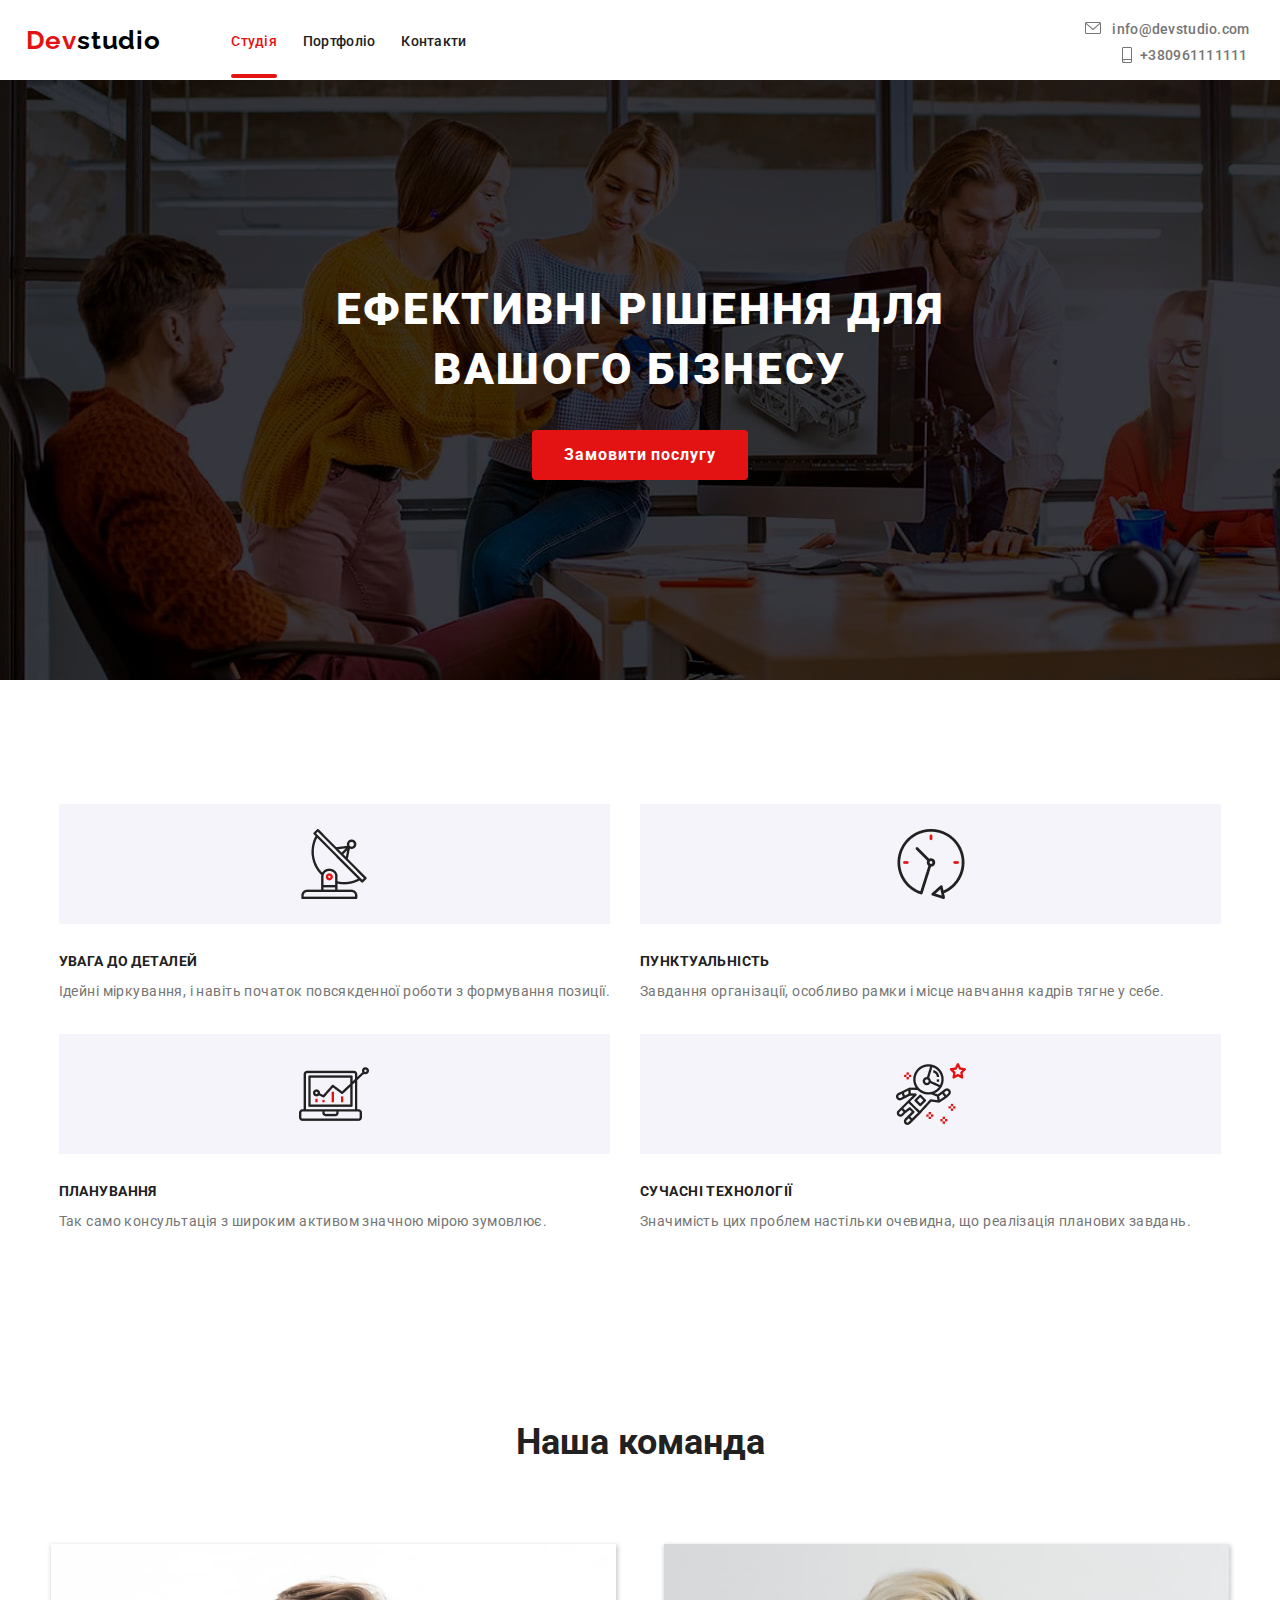
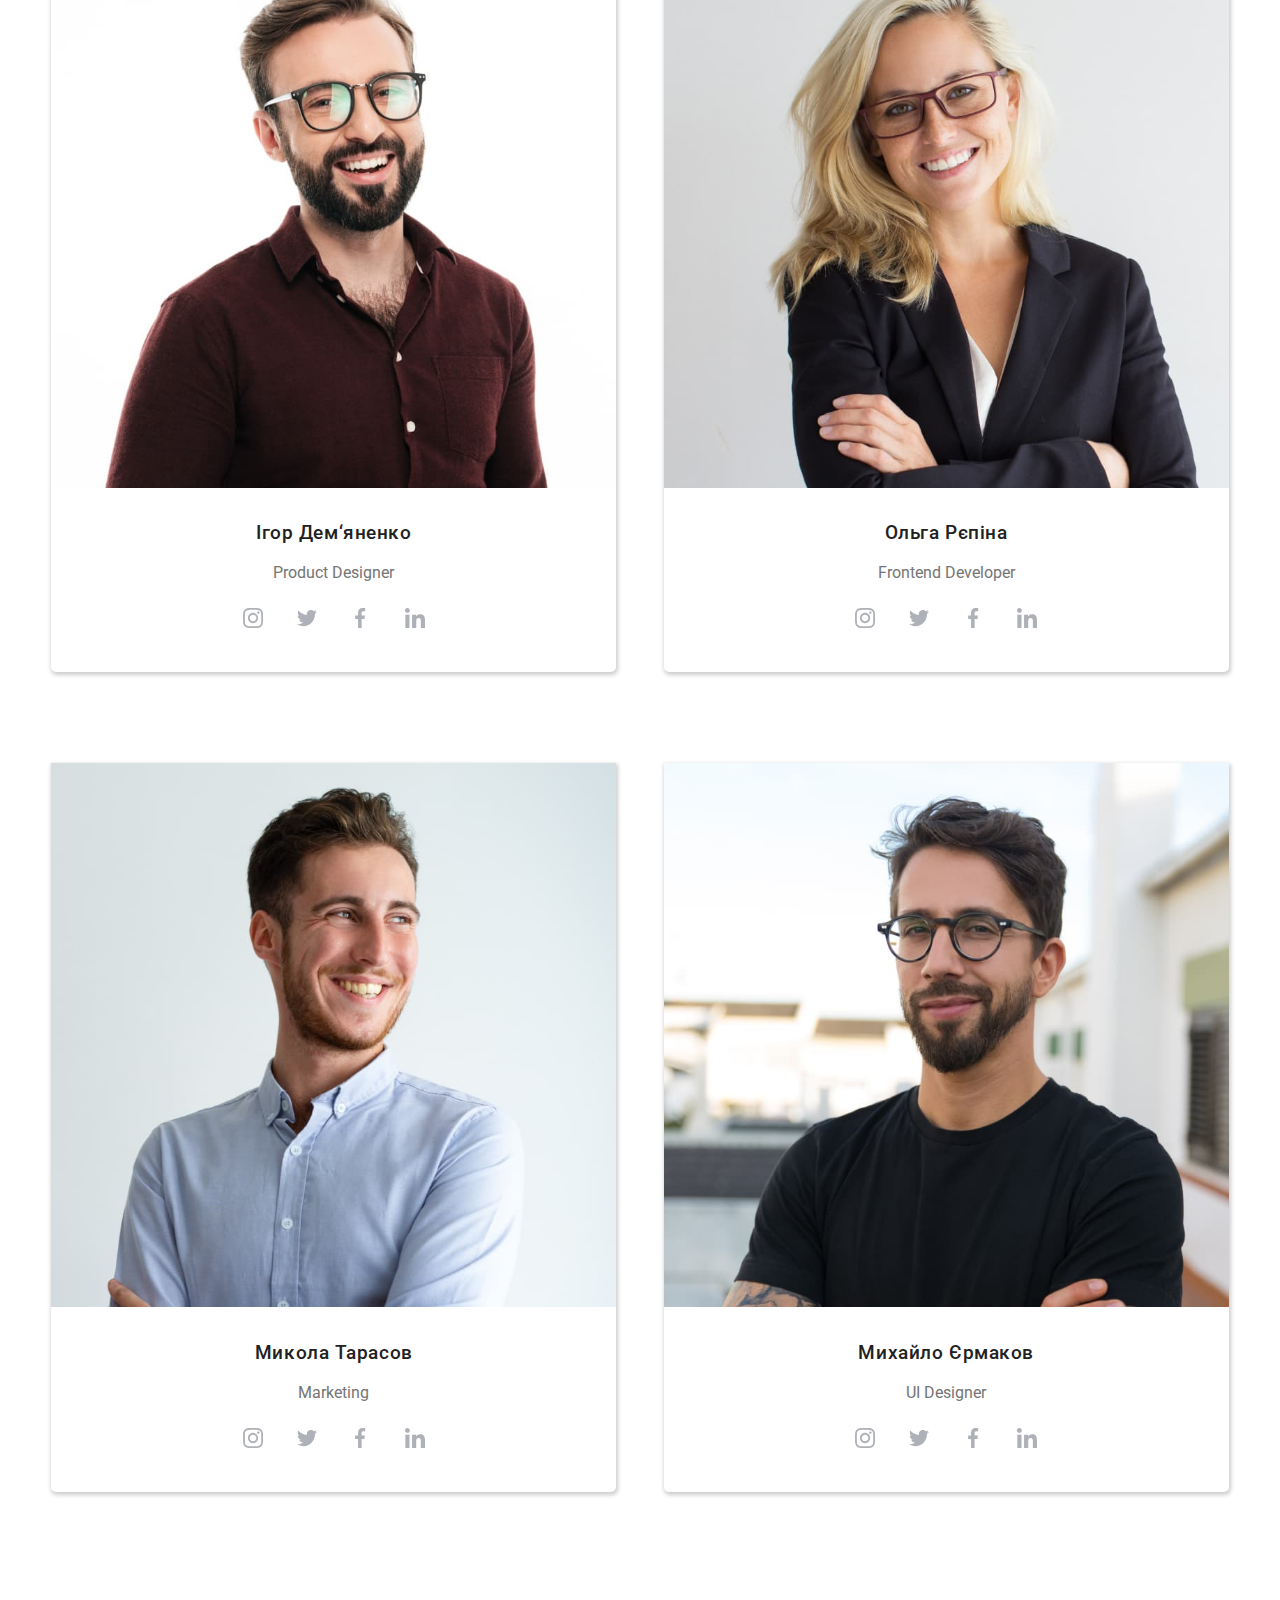
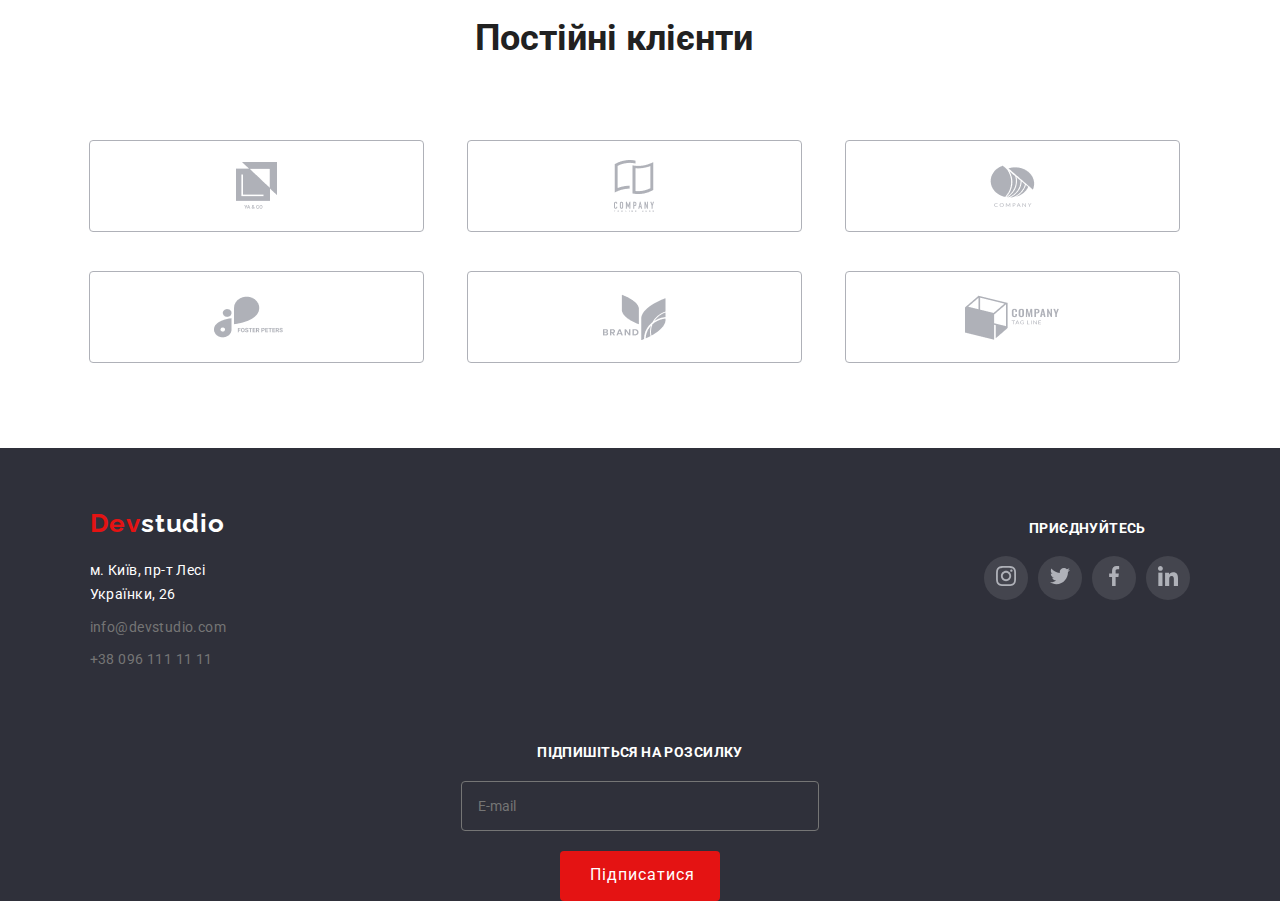
<file: index.html>
<!DOCTYPE html>
<html lang="uk">

<head>
  <meta charset="UTF-8" />
  <meta http-equiv="X-UA-Compatible" content="IE=edge" />
  <meta name="viewport" content="width=device-width, initial-scale=1.0" />
  <link rel="stylesheet"
    href="https://cdnjs.cloudflare.com/ajax/libs/modern-normalize/1.0.0/modern-normalize.min.css" />
  <link rel="stylesheet" href="css/style.css" />
  <link rel="preconnect" href="https://fonts.googleapis.com" />
  <link rel="preconnect" href="https://fonts.gstatic.com" crossorigin />
  <link
    href="https://fonts.googleapis.com/css2?family=DM+Sans:ital,opsz,wght@0,9..40,100..1000;1,9..40,100..1000&family=Raleway:ital,wght@0,100..900;1,100..900&display=swap"
    rel="stylesheet" />
  <link rel="preconnect" href="https://fonts.googleapis.com" />
  <link rel="preconnect" href="https://fonts.gstatic.com" crossorigin />
  <link
    href="https://fonts.googleapis.com/css2?family=DM+Sans:ital,opsz,wght@0,9..40,100..1000;1,9..40,100..1000&family=Raleway:ital,wght@0,100..900;1,100..900&family=Roboto:ital,wght@0,100;0,300;0,400;0,500;0,700;0,900;1,100;1,300;1,400;1,500;1,700;1,900&display=swap"
    rel="stylesheet" />
  <title>Студія</title>
</head>

<body>
  <svg aria-hidden="true" style="position:absolute;width:0;height:0" width="19" height="19" viewBox="0 0 19 19" fill="none" xmlns="http://www.w3.org/2000/svg" overflow="hidden">
    <defs>
      <symbol id="closeMenu">
        <path d="M18.6667 1.88L16.7867 0L9.33333 7.45334L1.88 0L0 1.88L7.45334 9.33333L0 16.7867L1.88 18.6667L9.33333 11.2133L16.7867 18.6667L18.6667 16.7867L11.2133 9.33333L18.6667 1.88Z"/>
      </symbol>
    </defs> 
  </svg>


  <header class="header">
    <div class="header-logo-cont">
      <a class="logo" href="index.html"><span class="logo-first">Dev</span>studio</a>
    </div>

    <div class="nav-wrap">
      <nav class="nav-cont">
        <ul class="nav-list">
          <li class="nav-item">
            <a class="nav-link active" href="/index.html">Студія</a>
            <div class="nav-item-divider active"></div>
          </li>
          <li class="nav-item">
            <a class="nav-link" href="/portfolio.html">Портфоліо</a>
            <div class="nav-item-divider"></div>
          </li>
          <li class="nav-item">
            <a class="nav-link" href="#">Контакти</a>
            <div class="nav-item-divider"></div>
          </li>
        </ul>
      </nav>
    </div>
    

    <div class="contacts-wrap">
      <ul class="contacts-list">
        <li class="contacts-item">
          <a class="contacts-link link-item" href="mailto:info@devstudio.com">
            <div class="contacts-link-bg">
              <img src="/images/envelope.svg" alt="email" class="contacts-link-bg-img" />
            </div>
            <div class="contacts-link-bg-hover">
              <img src="/images/envelope-red.svg" alt="email" class="contacts-link-bg-img-red">
            </div>
            info@devstudio.com
          </a>
        </li>
        <li class="contacts-item ">
          <a class="contacts-link tel-item" href="tel:+380961111111">
            <div class="contacts-link-tel">
              <img src="/images/smartphone.svg" alt="smartphone" class="tel-link-img" />
            </div>
            <div class="contacts-link-tel-hover">
              <img src="/images/smartphone-red.svg" alt="smartphone" class="tel-link-img" />
            </div>
            +380961111111
          </a>
        </li>
      </ul>
    </div>
    

    <button id="openMenuBtn" onclick="openHeaderMenu()">
      <img src="/images/burger.png" alt="burger" class="burger">
      <img src="/images/burger-red.png" alt="burger" class="burger-hover">
    </button>

    <div id="headerMenu" class="header-menu">
      <div class="menu-content">
        <span class="menu-close" onclick="closeHeaderMenu()">
          <svg class="close-icon" width="19" height="19">
          <use href="#closeMenu"></use>
          </svg>
        </span>
        
  
        <div id="navCont"></div>
  
        <div id="contactsList"></div>

        <ul class="menu-soc-list">
          <li class="menu-soc-item">
            <a href="#" class="menu-soc-link">
              Instagram
            </a>
          </li>
          <li class="menu-soc-item">
            <a href="#" class="menu-soc-link">
              Twitter
            </a>
          </li>
          <li class="menu-soc-item">
            <a href="#" class="menu-soc-link">
              Facebook
            </a>
          </li>
          <li class="menu-soc-item">
            <a href="#" class="menu-soc-link">
              LinkedIn
            </a>
          </li>
        </ul>
          
      </div>
    </div>
  </header>
  
  
  <main>
    <section class="hero-wrap">
      <div class="hero">
        <div class="hero-cont">
          <h1 class="hero-title">
            Ефективні рішення для <br />
            вашого бізнесу
          </h1>

          <!-- modal window -->
          <button id="openModalBtn" class="open-modal-btn" type="button">Замовити послугу</button>


          <div id="myModal" class="modal">

            <div class="modal-content">
              <span id="close" class="close">&times;</span>
              <h2 class="modal-title">Залиште свої дані, ми вам передзвонимо</h2>
              <form>
                <div class="modal-data">
                  <label class="modal-label" for="name">Ім'я</label>



                  <span class="input-cont">
                    <img src="images/name.png" alt="name" class="icon">
                    <img src="images/name-hover.png" alt="name" class="icon-hover">
                    <input class="input" type="text" id="name" name="name">
                  </span>
                </div>
                <div class="modal-data">
                  <label class="modal-label" for="phone">Телефон</label>

                  <span class="input-cont">
                    <img src="images/phone.png" alt="phone" class="icon">
                    <img src="images/phone-hover.png" alt="phone" class="icon-hover">
                    <input class="input" type="tel" id="phone" name="phone">
                  </span>

                </div>
                <div class="modal-data">
                  <label class="modal-label" for="email">Пошта</label>

                  <span class="input-cont">
                    <img src="images/email.png" alt="email" class="icon">
                    <img src="images/email-hover.png" alt="email" class="icon-hover">
                    <input class="input" type="email" id="email" name="email">
                  </span>

                </div>
                <div class="modal-data">
                  <label class="modal-label" for="comment">Коментар</label>
                  <textarea name="comment" id="comment" placeholder="Введіть текст"></textarea>
                </div>
                <div class="checkbox-cont">

                  <label class="checkbox-text" for="checkbox" id="checkboxtext">
                    <input type="checkbox" id="myCheckbox" name="checkbox">
                    <span class="checkmark"></span>
                    Погоджуюся з розсилкою та приймаю <a href="#" class="checkbox-link">Умови договору</a>
                  </label>
                </div>
                <input class="inmodal-btn" type="submit" value="Відправити">
              </form>
            </div>
          </div>
        </div>

    </section>

    <!-- Advantages -->
    <section class="content-cont">
      <h2 class="content-title">Переваги</h2>
      <ul class="content-list">
        <li class="content-item">
          <div class="content-item-image-cont">
            <img src="/images/antenna.png" alt="antenna" height="70" class="content-item-image" />
          </div>
          <h3 class="content-item-title">УВАГА ДО ДЕТАЛЕЙ</h3>
          <p class="content-item-descr">
            Ідейні міркування, і навіть початок повсякденної роботи з
            формування позиції.
          </p>
        </li>
        <li class="content-item">
          <div class="content-item-image-cont">
            <img src="/images/clock.png" alt="clock" height="70" class="content-item-image" />
          </div>
          <h3 class="content-item-title">ПУНКТУАЛЬНІСТЬ</h3>
          <p class="content-item-descr">
            Завдання організації, особливо рамки і місце навчання кадрів тягне
            у себе.
          </p>
        </li>
        <li class="content-item">
          <div class="content-item-image-cont">
            <img src="/images/diagram.png" alt="diagram" height="70" class="content-item-image" />
          </div>
          <h3 class="content-item-title">ПЛАНУВАННЯ</h3>
          <p class="content-item-descr">
            Так само консультація з широким активом значною мірою зумовлює.
          </p>
        </li>
        <li class="content-item">
          <div class="content-item-image-cont">
            <img src="/images/astronaut.png" alt="astronaut" height="70" class="" />
          </div>
          <h3 class="content-item-title">СУЧАСНІ ТЕХНОЛОГІЇ</h3>
          <p class="content-item-descr">
            Значимість цих проблем настільки очевидна, що реалізація планових
            завдань.
          </p>
        </li>
      </ul>
    </section>

    <section class="about-us-cont">
      <h2 class="about-us-title">Чим ми займаємося</h2>
      <ul class="about-us-list">
        <li class="about-us-item">
          <img class="about-us-item-img" src="images/box-1.jpeg" alt="Frontend" width="370" height="294" />
          <p class="about-us-item-descr">Десктопні додатки</p>
        </li>
        <li class="about-us-item">
          <img class="about-us-item-img" src="images/box-2.jpeg" alt="mobile" width="370" height="294" />
          <p class="about-us-item-descr">Мобільні додатки</p>
        </li>
        <li class="about-us-item">
          <img class="about-us-item-img" src="images/box-3.jpeg" alt="ui" width="370" height="294" />
          <p class="about-us-item-descr">Дизайнерські рішення</p>
        </li>
      </ul>
    </section>

    <section class="authors-cont">
      <h2 class="authors-title">Наша команда</h2>
      <ul class="authors-list">
        <li class="authors-item">
          <img class="authors-img" src="images/igor.jpeg" alt="Ігор Дем‘яненко" width="270" />
          <h3 class="authors-item-title">Ігор Дем‘яненко</h3>
          <p class="authors-item-descr">Product Designer</p>
          <ul class="autors-item-social-media-list">
            <li class="autors-item-social-media-item">
              <a href="#" class="autors-item-social-media-item-link"><img src="/images/instagram-svg.svg"
                  alt="instagram" class="autors-item-social-media-item-img" /></a>
            </li>
            <li class="autors-item-social-media-item">
              <a href="#" class="autors-item-social-media-item-link"><img src="/images/twitter-svg.svg" alt="twitter"
                  class="autors-item-social-media-item-img" /></a>
            </li>
            <li class="autors-item-social-media-item">
              <a href="#" class="autors-item-social-media-item-link"><img src="/images/fb-svg.svg" alt="facebook"
                  class="autors-item-social-media-item-img" /></a>
            </li>
            <li class="autors-item-social-media-item">
              <a href="#" class="autors-item-social-media-item-link"><img src="/images/linkedin-svg.svg" alt=""
                  class="autors-item-social-media-item-img" /></a>
            </li>
          </ul>
        </li>
        <li class="authors-item">
          <img class="authors-img" src="images/olga.jpeg" alt="Ольга Рєпіна" width="270" height="260" />
          <h3 class="authors-item-title">Ольга Рєпіна</h3>
          <p class="authors-item-descr">Frontend Developer</p>
          <ul class="autors-item-social-media-list">
            <li class="autors-item-social-media-item">
              <a href="#" class="autors-item-social-media-item-link"><img src="/images/instagram-svg.svg"
                  alt="instagram" class="autors-item-social-media-item-img" /></a>
            </li>
            <li class="autors-item-social-media-item">
              <a href="#" class="autors-item-social-media-item-link"><img src="/images/twitter-svg.svg" alt="twitter"
                  class="autors-item-social-media-item-img" /></a>
            </li>
            <li class="autors-item-social-media-item">
              <a href="#" class="autors-item-social-media-item-link"><img src="/images/fb-svg.svg" alt="facebook"
                  class="autors-item-social-media-item-img" /></a>
            </li>
            <li class="autors-item-social-media-item">
              <a href="#" class="autors-item-social-media-item-link"><img src="/images/linkedin-svg.svg" alt=""
                  class="autors-item-social-media-item-img" /></a>
            </li>
          </ul>
        </li>
        <li class="authors-item">
          <img class="authors-img" src="images/mykola.jpeg" alt="Микола Тарасов" width="270" height="260" />
          <h3 class="authors-item-title">Микола Тарасов</h3>
          <p class="authors-item-descr">Marketing</p>
          <ul class="autors-item-social-media-list">
            <li class="autors-item-social-media-item">
              <a href="#" class="autors-item-social-media-item-link"><img src="/images/instagram-svg.svg"
                  alt="instagram" class="autors-item-social-media-item-img" /></a>
            </li>
            <li class="autors-item-social-media-item">
              <a href="#" class="autors-item-social-media-item-link"><img src="/images/twitter-svg.svg" alt="twitter"
                  class="autors-item-social-media-item-img" /></a>
            </li>
            <li class="autors-item-social-media-item">
              <a href="#" class="autors-item-social-media-item-link"><img src="/images/fb-svg.svg" alt="facebook"
                  class="autors-item-social-media-item-img" /></a>
            </li>
            <li class="autors-item-social-media-item">
              <a href="#" class="autors-item-social-media-item-link"><img src="/images/linkedin-svg.svg" alt=""
                  class="autors-item-social-media-item-img" /></a>
            </li>
          </ul>
        </li>
        <li class="authors-item">
          <img class="authors-img" src="images/mykhailo.jpeg" alt="Михайло Єрмаков" width="270" height="260" />
          <h3 class="authors-item-title">Михайло Єрмаков</h3>
          <p class="authors-item-descr">UI Designer</p>
          <ul class="autors-item-social-media-list">
            <li class="autors-item-social-media-item">
              <a href="#" class="autors-item-social-media-item-link"><img src="/images/instagram-svg.svg"
                  alt="instagram" class="autors-item-social-media-item-img" /></a>
            </li>
            <li class="autors-item-social-media-item">
              <a href="#" class="autors-item-social-media-item-link"><img src="/images/twitter-svg.svg" alt="twitter"
                  class="autors-item-social-media-item-img" /></a>
            </li>
            <li class="autors-item-social-media-item">
              <a href="#" class="autors-item-social-media-item-link"><img src="/images/fb-svg.svg" alt="facebook"
                  class="autors-item-social-media-item-img" /></a>
            </li>
            <li class="autors-item-social-media-item">
              <a href="#" class="autors-item-social-media-item-link"><img src="/images/linkedin-svg.svg" alt=""
                  class="autors-item-social-media-item-img" /></a>
            </li>
          </ul>
        </li>
      </ul>
    </section>
    <section class="customers">
      <h2 class="customers-title">Постійні клієнти</h2>
      <ul class="customers-list">
        <li class="customers-item">
          <a href="#" class="customers-item-link">
            <img src="/images/union.png" alt="union" class="customers-item-link-img" />
            <img src="/images/union-hover.png" alt="union" class="customers-img-hover">
          </a>
        </li>
        <li class="customers-item">
          <a href="#" class="customers-item-link">
            <img src="/images/company.png" alt="company" class="customers-item-link-img" />
            <img src="/images/company-hover.png" alt="company" class="customers-img-hover">
          </a>
        </li>
        <li class="customers-item">
          <a href="#" class="customers-item-link">
            <img src="/images/object.png" alt="object" class="customers-item-link-img" />
            <img src="/images/object-hover.png" alt="object" class="customers-img-hover">
          </a>
        </li>
        <li class="customers-item">
          <a href="#" class="customers-item-link">
            <img src="/images/foster.png" alt="foster" class="customers-item-link-img" />
            <img src="/images/foster-hover.png" alt="foster" class="customers-img-hover">
          </a>
        </li>
        <li class="customers-item">
          <a href="#" class="customers-item-link">
            <img src="/images/brand.png" alt="brand" class="customers-item-link-img" />
            <img src="/images/brand-hover.png" alt="brand" class="customers-img-hover">
          </a>
        </li>
        <li class="customers-item">
          <a href="#" class="customers-item-link">
            <img src="/images/tagline.png" alt="tagline" class="customers-item-link-img" />
            <img src="/images/tagline-hover.png" alt="tagline" class="customers-img-hover">
          </a>
        </li>
      </ul>
    </section>
  </main>

  <footer class="footer">
    <div class="footer-contacts-cont">
      <div class="footer-cont">
        <div class="footer-logo-cont">
          <a class="logo" href="#"><span class="logo-first">Dev</span icon-hover><span
              class="logo-second">studio</span></a>
        </div>
        <address class="footer-address">
          м. Київ, пр-т Лесі Українки, 26
          <ul class="footer-contacts-list">
            <li class="footer-contacts-item">
              <a class="footer-contacts-link" href="mailto:info@devstudio.com">info@devstudio.com</a>
            </li>
            <li class="footer-contacts-item">
              <a class="footer-contacts-link" href="tel:+380961111111">+38 096 111 11 11</a>
            </li>
          </ul>
        </address>
      </div>
  
      <div class="footer-soc-cont">
        <div class="footer-soc-list-cont">
          <h3 class="footer-title">приєднуйтесь</h3>
          <ul class="autors-item-social-media-list footer-soc-list">
            <li class="autors-item-social-media-item footer-soc-item">
              <a href="#" class="autors-item-social-media-item-link">
                <img src="/images/instagram-svg.svg" alt="instagram" class="autors-item-social-media-item-img" />
              </a>
            </li>
            <li class="autors-item-social-media-item footer-soc-item">
              <a href="#" class="autors-item-social-media-item-link">
                <img src="/images/twitter-svg.svg" alt="twitter" class="autors-item-social-media-item-img" /></a>
            </li>
            <li class="autors-item-social-media-item footer-soc-item">
              <a href="#" class="autors-item-social-media-item-link"><img src="/images/fb-svg.svg" alt="facebook"
                  class="autors-item-social-media-item-img" /></a>
            </li>
            <li class="autors-item-social-media-item footer-soc-item">
              <a href="#" class="autors-item-social-media-item-link"><img src="/images/linkedin-svg.svg" alt=""
                  class="autors-item-social-media-item-img" /></a>
            </li>
          </ul>
        </div>
      </div>
    </div>
    
    <form action="#" method="post" class="subscribe-form">
      <label class="subscribe-label">
        Підпишіться на розсилку
        <input class="subscribe-input" type="email" class="subscribe-input" placeholder="E-mail">
      </label>
      <input class="subscribe-submit" type="submit" value="Підписатися">
      <img src="/images/iconsend.png" alt="iconsend" class="icon-send">
    </form>


  </footer>

  <script src="/js/main.js"></script>
</body>

</html>
</file>
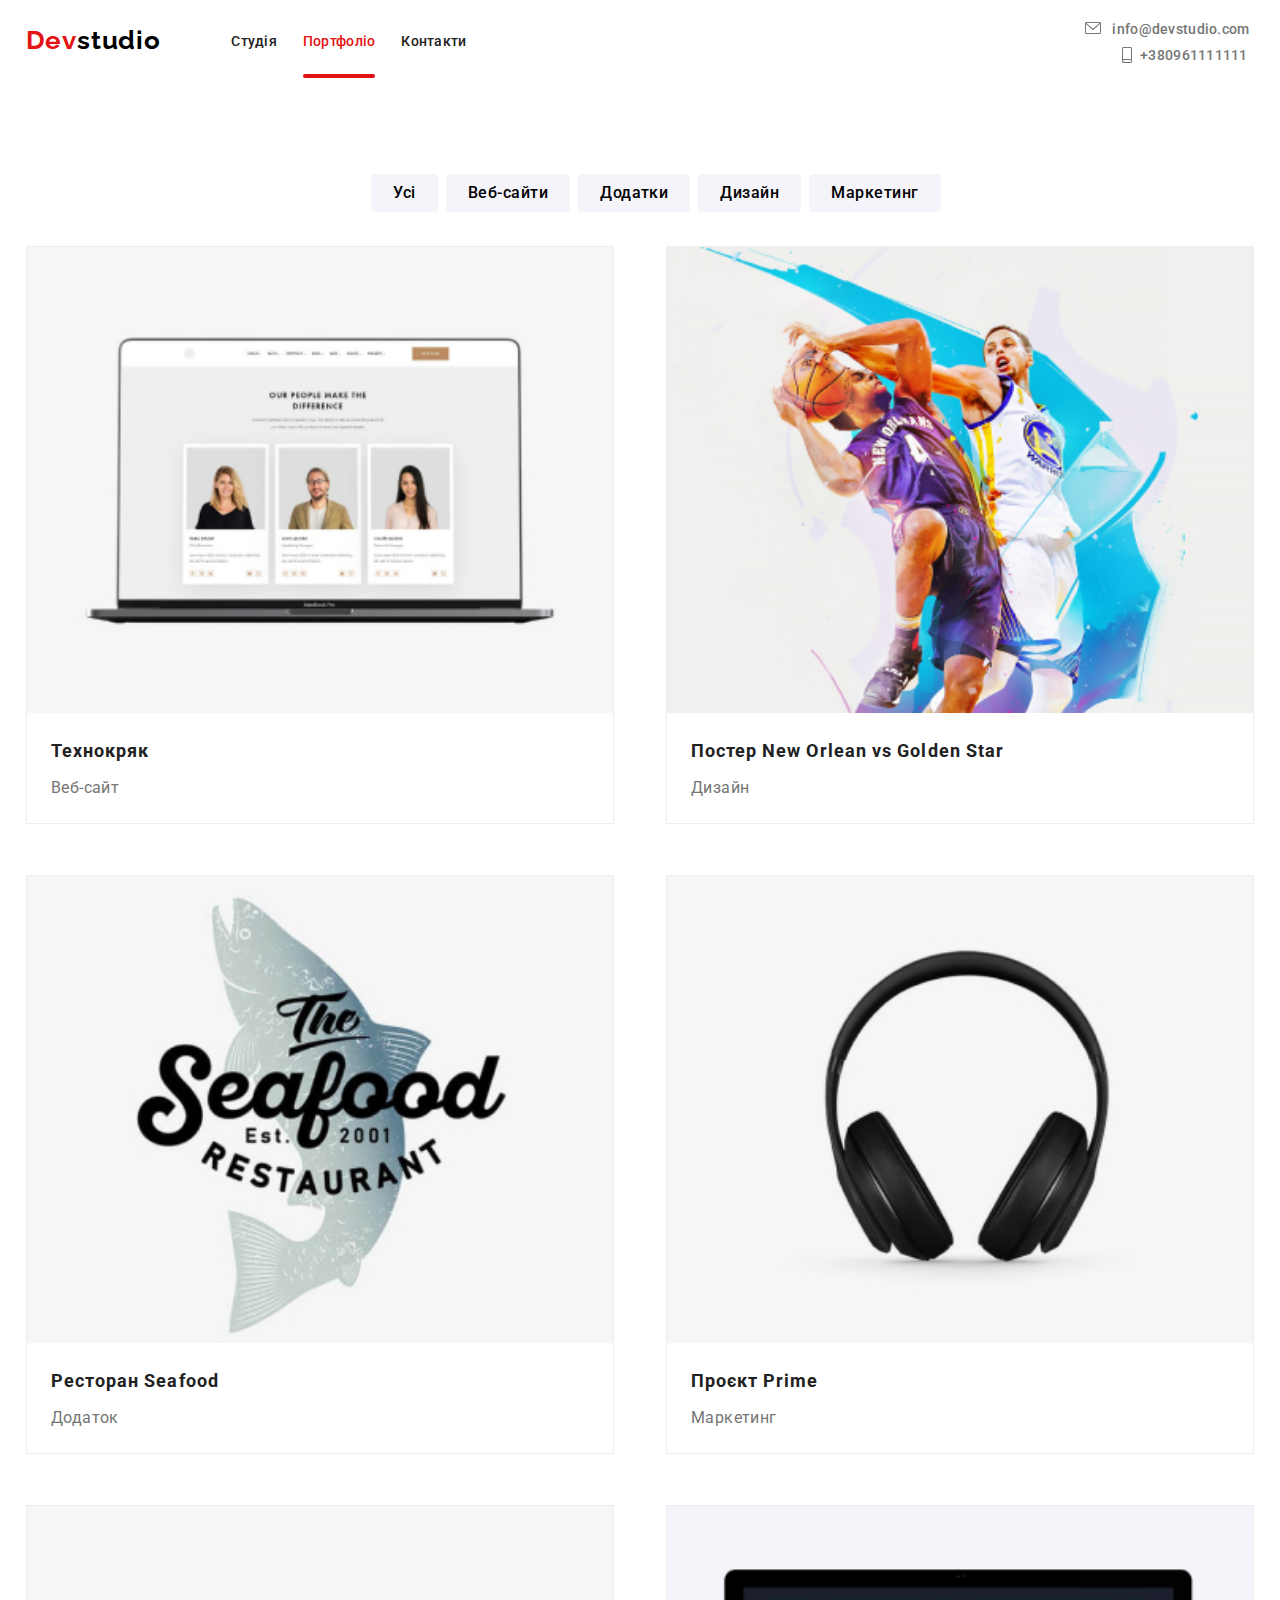
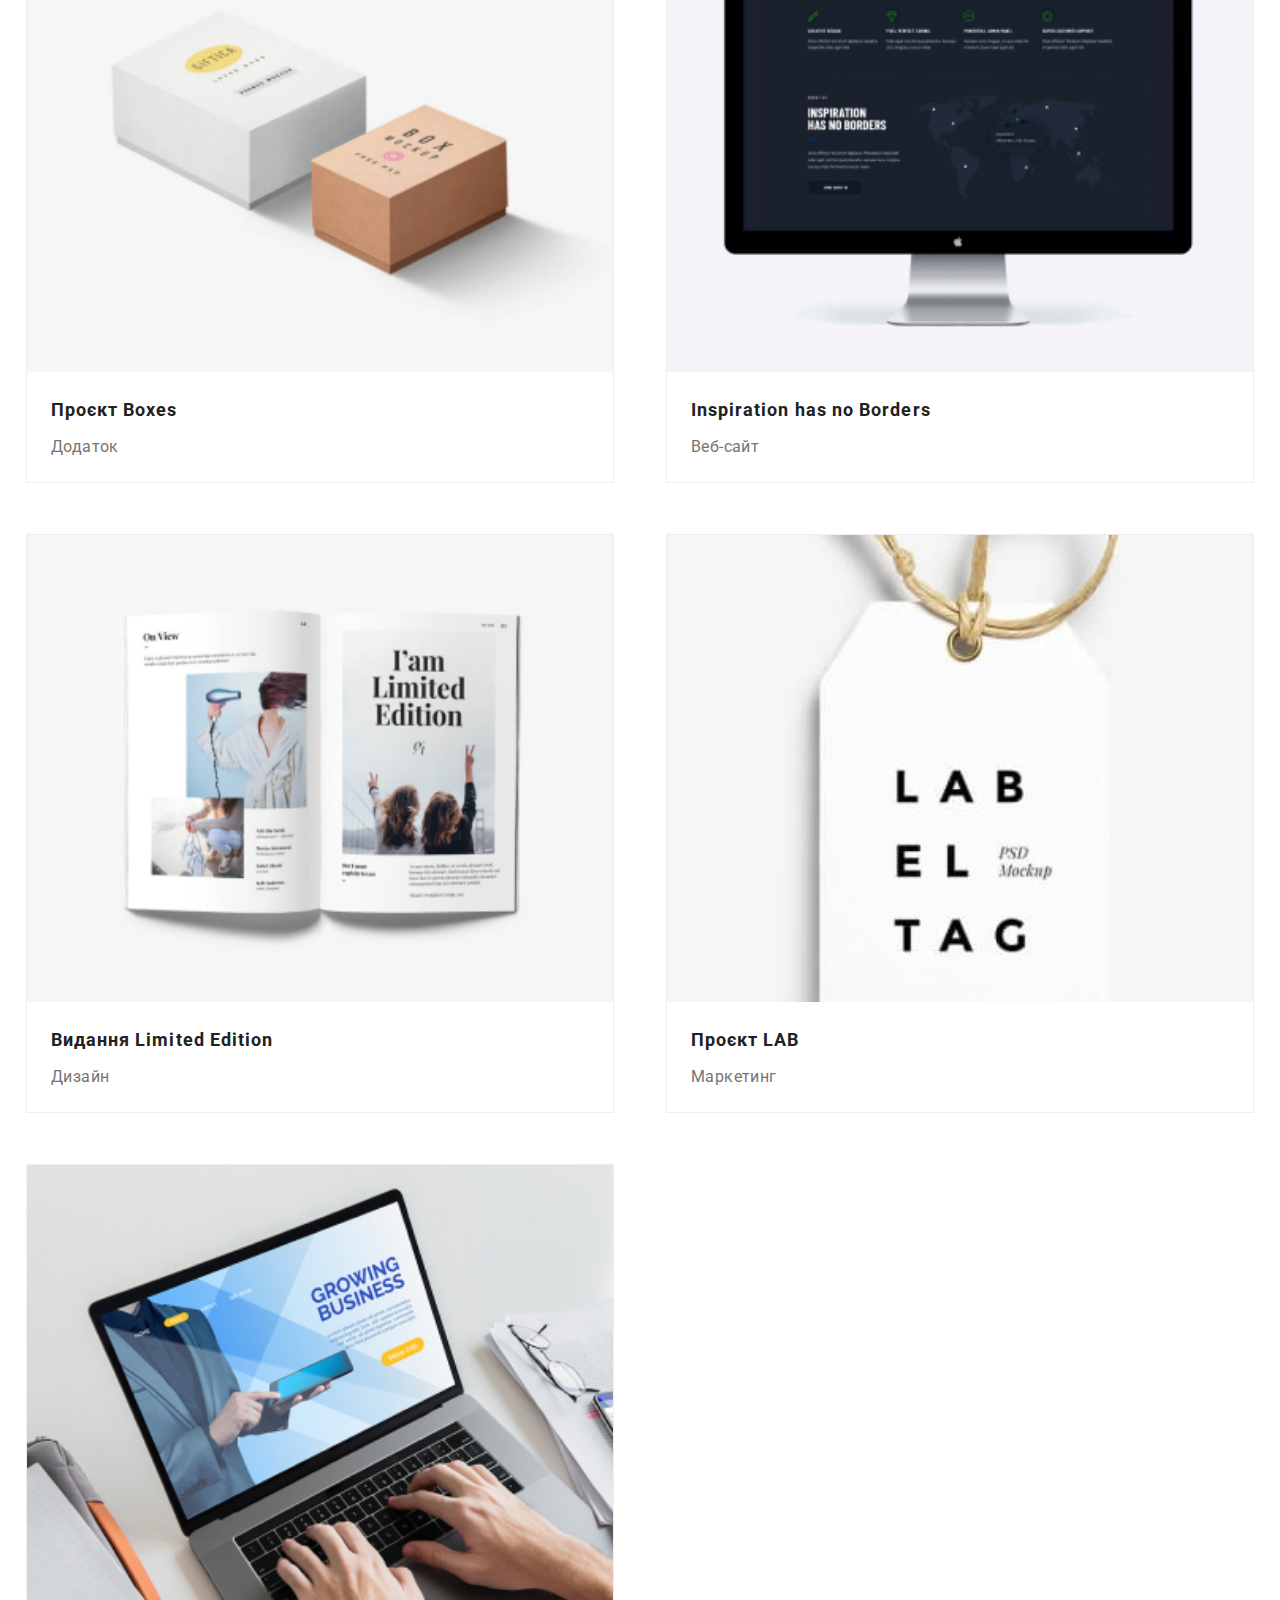
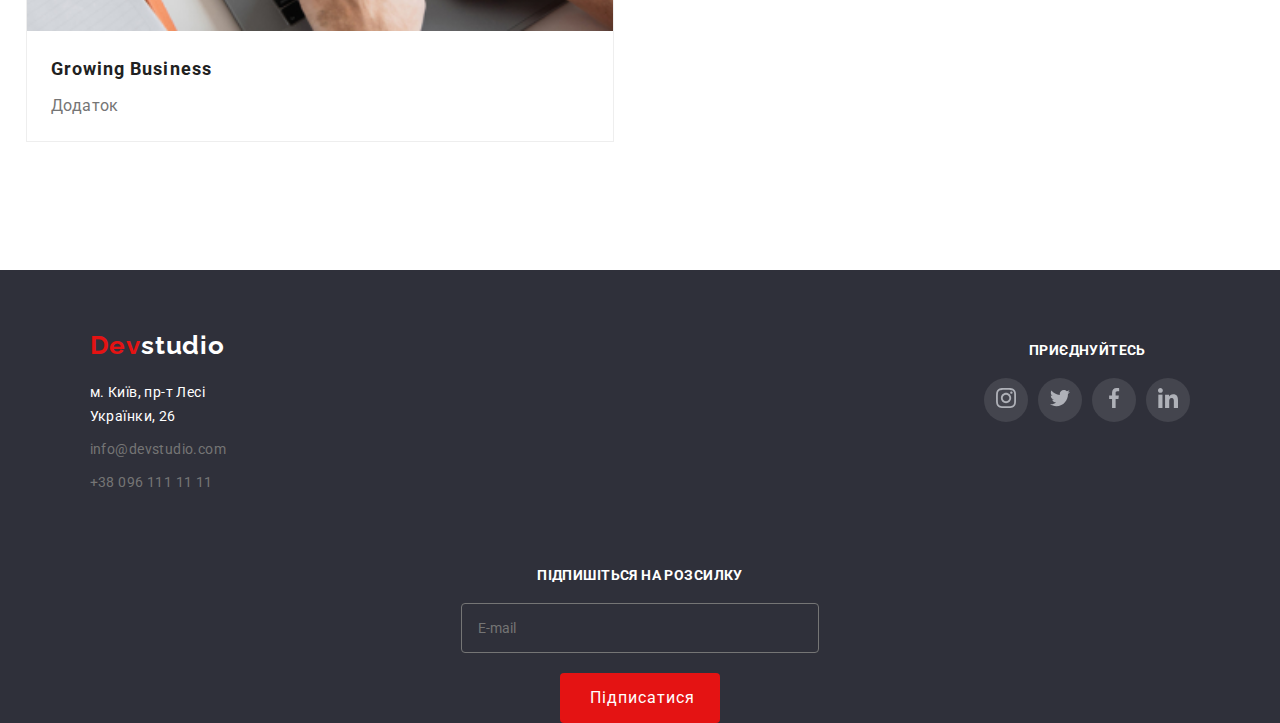
<file: portfolio.html>
<!DOCTYPE html>
<html lang="uk">
  <head>
    <meta charset="UTF-8" />
    <meta name="viewport" content="width=device-width, initial-scale=1.0" />
    <link
      rel="stylesheet"
      href="https://cdnjs.cloudflare.com/ajax/libs/modern-normalize/1.0.0/modern-normalize.min.css"
    />
    <link rel="stylesheet" href="css/style.css" />
    <link rel="preconnect" href="https://fonts.googleapis.com" />
    <link rel="preconnect" href="https://fonts.gstatic.com" crossorigin />
    <link
      href="https://fonts.googleapis.com/css2?family=DM+Sans:ital,opsz,wght@0,9..40,100..1000;1,9..40,100..1000&family=Raleway:ital,wght@0,100..900;1,100..900&display=swap"
      rel="stylesheet"
    />
    <link rel="preconnect" href="https://fonts.googleapis.com" />
    <link rel="preconnect" href="https://fonts.gstatic.com" crossorigin />
    <link
      href="https://fonts.googleapis.com/css2?family=DM+Sans:ital,opsz,wght@0,9..40,100..1000;1,9..40,100..1000&family=Raleway:ital,wght@0,100..900;1,100..900&family=Roboto:ital,wght@0,100;0,300;0,400;0,500;0,700;0,900;1,100;1,300;1,400;1,500;1,700;1,900&display=swap"
      rel="stylesheet"
    />
    <title>Портфоліо</title>
  </head>

  <body>
    <svg aria-hidden="true" style="position:absolute;width:0;height:0" width="19" height="19" viewBox="0 0 19 19" fill="none" xmlns="http://www.w3.org/2000/svg" overflow="hidden">
      <defs>
        <symbol id="closeMenu">
          <path d="M18.6667 1.88L16.7867 0L9.33333 7.45334L1.88 0L0 1.88L7.45334 9.33333L0 16.7867L1.88 18.6667L9.33333 11.2133L16.7867 18.6667L18.6667 16.7867L11.2133 9.33333L18.6667 1.88Z"/>
        </symbol>
      </defs> 
    </svg>
  
  
    <header class="header">
      <div class="header-logo-cont">
        <a class="logo" href="index.html"><span class="logo-first">Dev</span>studio</a>
      </div>
  
      <div class="nav-wrap">
        <nav class="nav-cont">
          <ul class="nav-list">
            <li class="nav-item">
              <a class="nav-link" href="/index.html">Студія</a>
              <div class="nav-item-divider"></div>
            </li>
            <li class="nav-item">
              <a class="nav-link  active" href="/portfolio.html">Портфоліо</a>
              <div class="nav-item-divider active"></div>
            </li>
            <li class="nav-item">
              <a class="nav-link" href="#">Контакти</a>
              <div class="nav-item-divider"></div>
            </li>
          </ul>
        </nav>
      </div>
      
  
      <div class="contacts-wrap">
        <ul class="contacts-list">
          <li class="contacts-item">
            <a class="contacts-link link-item" href="mailto:info@devstudio.com">
              <div class="contacts-link-bg">
                <img src="/images/envelope.svg" alt="email" class="contacts-link-bg-img" />
              </div>
              <div class="contacts-link-bg-hover">
                <img src="/images/envelope-red.svg" alt="email" class="contacts-link-bg-img-red">
              </div>
              info@devstudio.com
            </a>
          </li>
          <li class="contacts-item ">
            <a class="contacts-link tel-item" href="tel:+380961111111">
              <div class="contacts-link-tel">
                <img src="/images/smartphone.svg" alt="smartphone" class="tel-link-img" />
              </div>
              <div class="contacts-link-tel-hover">
                <img src="/images/smartphone-red.svg" alt="smartphone" class="tel-link-img" />
              </div>
              +380961111111
            </a>
          </li>
        </ul>
      </div>
      
  
      <button id="openMenuBtn" onclick="openHeaderMenu()">
        <img src="/images/burger.png" alt="burger" class="burger">
        <img src="/images/burger-red.png" alt="burger" class="burger-hover">
      </button>
  
      <div id="headerMenu" class="header-menu">
        <div class="menu-content">
          <span class="menu-close" onclick="closeHeaderMenu()">
            <svg class="close-icon" width="19" height="19">
            <use href="#closeMenu"></use>
          </svg>
          </span>
          
    
          <div id="navCont"></div>
    
          <div id="contactsList"></div>
  
          <ul class="menu-soc-list">
            <li class="menu-soc-item">
              <a href="#" class="menu-soc-link">
                Instagram
              </a>
            </li>
            <li class="menu-soc-item">
              <a href="#" class="menu-soc-link">
                Twitter
              </a>
            </li>
            <li class="menu-soc-item">
              <a href="#" class="menu-soc-link">
                Facebook
              </a>
            </li>
            <li class="menu-soc-item">
              <a href="#" class="menu-soc-link">
                LinkedIn
              </a>
            </li>
          </ul>
            
        </div>
      </div>
    </header>

    <main>
      <ul class="filter-list">
        <li class="filter-item">
          <button class="filter-item-button" type="button">Усі</button>
        </li>
        <li class="filter-item">
          <button class="filter-item-button" type="button">Веб-сайти</button>
        </li>
        <li class="filter-item">
          <button class="filter-item-button" type="button">Додатки</button>
        </li>
        <li class="filter-item">
          <button class="filter-item-button" type="button">Дизайн</button>
        </li>
        <li class="filter-item">
          <button class="filter-item-button" type="button">Маркетинг</button>
        </li>
      </ul>

      <ul class="projects-list">
        <li class="projects-item">
          <a href="#" class="projects-item-link">
            <div class="projects-item-cont">
              <img
                src="images/technofix.jpg"
                alt="technofix"
                width="370"
                height="294"
              />
              <p class="projects-item-cont-descr">
                Ресурс пропонує комплексні пропозиції з різним рівнем
                функціоналу та сервісів. Все це дозволить відвідувачу отримати
                вичерпні відомості про компанію чи приватну особу.
              </p>
            </div>
            <h2 class="projects-item-title">Технокряк</h2>
            <p class="projects-item-descr">Веб-сайт</p>
          </a>
        </li>

        <li class="projects-item">
          <a href="#" class="projects-item-link">
            <div class="projects-item-cont">
              <img
              class="projects-item-img"
              src="images/poster.jpg"
              alt="poster"
              width="370"
              height="294"
              />
              
              <p class="projects-item-cont-descr">
                Онлайн-платформа для покупки та продажу сучасних гаджетів та аксесуарів. Включає інтеграцію з популярними платіжними системами та систему відстеження замовлень.
              </p>
            </div>
              <h2 class="projects-item-title">
              Постер New Orlean vs Golden Star
              </h2>
              <p class="projects-item-descr">Дизайн</p>
          </a>
        </li>

        <li class="projects-item">
          <a href="#" class="projects-item-link">
            <div class="projects-item-cont">
              <img
              class="projects-item-img"
              src="images/restaurant.jpg"
              alt="restaurant"
              width="370"
              height="294"
              />
              <p class="projects-item-cont-descr">
                Сайт агентства, яке надає послуги з розробки брендів, графічного дизайну та маркетингових стратегій. Підтримує портфоліо проектів та відгуки клієнтів.
              </p>
            </div>
            
            <h2 class="projects-item-title">Ресторан Seafood</h2>
            <p class="projects-item-descr">Додаток</p>
          </a>
        </li>

        <li class="projects-item">
          <a href="#" class="projects-item-link">
            <div class="projects-item-cont">
              <img
              class="projects-item-img"
              src="images/project_prime.jpg"
              alt="prime"
              width="370"
              height="294"
              />
              <p class="projects-item-cont-descr">
                Додаток для моніторингу здоров'я та фітнесу. Дозволяє користувачам відстежувати фізичну активність, споживання калорій та прогрес у досягненні цілей.
              </p>
            </div>
            
            <h2 class="projects-item-title">Проєкт Prime</h2>
            <p class="projects-item-descr">Маркетинг</p>
          </a>
        </li>

        <li class="projects-item">
          <a href="#" class="projects-item-link">
            <div class="projects-item-cont">
              <img
              class="projects-item-img"
              src="images/project_boxes.jpg"
              alt="boxes"
              width="370"
              height="294"
              />
              <p class="projects-item-cont-descr">
                Веб-сайт фотостудії, яка пропонує послуги професійної фотозйомки та обробки зображень. Має галерею зразків робіт та можливість онлайн-бронювання.
              </p>
            </div>
            
            <h2 class="projects-item-title">Проєкт Boxes</h2>
            <p class="projects-item-descr">Додаток</p>
          </a>
        </li>

        <li class="projects-item">
          <a href="#" class="projects-item-link">
            <div class="projects-item-cont">
              <img
              class="projects-item-img"
              src="images/inspiration.jpg"
              alt="inspiration"
              width="370"
              height="294"
              />
              <p class="projects-item-cont-descr">
                Блог з рецептами та кулінарними порадами. Включає детальні інструкції, фотографії та відео з приготування страв, а також можливість залишати коментарі та відгуки.
              </p>
            </div>
            
            <h2 class="projects-item-title">Inspiration has no Borders</h2>
            <p class="projects-item-descr">Веб-сайт</p>
          </a>
        </li>

        <li class="projects-item">
          <a href="#" class="projects-item-link">
            <div class="projects-item-cont">
              <img
              class="projects-item-img"
              src="images/limited.jpg"
              alt="limited"
              width="370"
              height="294"
              />
              <p class="projects-item-cont-descr">
                Веб-сайт Технологічний ресурс, що пропонує комплексні послуги з різним рівнем функціоналу та сервісів. Дозволяє відвідувачу отримати вичерпні відомості про компанію чи приватну особу.
              </p>
            </div>
            
            <h2 class="projects-item-title">Видання Limited Edition</h2>
            <p class="projects-item-descr">Дизайн</p>
          </a>
        </li>

        <li class="projects-item">
          <a href="#" class="projects-item-link">
            <div class="projects-item-cont">
              <img
              class="projects-item-img"
              src="images/project_lab.jpg"
              alt="lab"
              width="370"
              height="294"
              />
              <p class="projects-item-cont-descr">
                Дизайн Вишуканий дизайн для спеціального видання, що пропонує унікальний контент для обраної аудиторії. Створено з увагою до деталей та сучасних тенденцій в дизайні.
              </p>
            </div>
            
            <h2 class="projects-item-title">Проєкт LAB</h2>
            <p class="projects-item-descr">Маркетинг</p>
          </a>
        </li>

        <li class="projects-item">
          <a href="#" class="projects-item-link">
            <div class="projects-item-cont">
              <img
              class="projects-item-img"
              src="images/grove.jpg"
              alt="grove"
              width="370"
              height="294"
              />
              <p class="projects-item-cont-descr">
                Маркетинг Комплексна маркетингова кампанія для просування нового бренду на ринок. Включає розробку стратегії, створення контенту та активну роботу з цільовою аудиторією.
              </p>
            </div>
            
            <h2 class="projects-item-title">Growing Business</h2>
            <p class="projects-item-descr">Додаток</p>
          </a>
        </li>
      </ul>
    </main>

    <footer class="footer">
      <div class="footer-contacts-cont">
        <div class="footer-cont">
          <div class="footer-logo-cont">
            <a class="logo" href="#"><span class="logo-first">Dev</span icon-hover><span
                class="logo-second">studio</span></a>
          </div>
          <address class="footer-address">
            м. Київ, пр-т Лесі Українки, 26
            <ul class="footer-contacts-list">
              <li class="footer-contacts-item">
                <a class="footer-contacts-link" href="mailto:info@devstudio.com">info@devstudio.com</a>
              </li>
              <li class="footer-contacts-item">
                <a class="footer-contacts-link" href="tel:+380961111111">+38 096 111 11 11</a>
              </li>
            </ul>
          </address>
        </div>
    
        <div class="footer-soc-cont">
          <div class="footer-soc-list-cont">
            <h3 class="footer-title">приєднуйтесь</h3>
            <ul class="autors-item-social-media-list footer-soc-list">
              <li class="autors-item-social-media-item footer-soc-item">
                <a href="#" class="autors-item-social-media-item-link">
                  <img src="/images/instagram-svg.svg" alt="instagram" class="autors-item-social-media-item-img" />
                </a>
              </li>
              <li class="autors-item-social-media-item footer-soc-item">
                <a href="#" class="autors-item-social-media-item-link">
                  <img src="/images/twitter-svg.svg" alt="twitter" class="autors-item-social-media-item-img" /></a>
              </li>
              <li class="autors-item-social-media-item footer-soc-item">
                <a href="#" class="autors-item-social-media-item-link"><img src="/images/fb-svg.svg" alt="facebook"
                    class="autors-item-social-media-item-img" /></a>
              </li>
              <li class="autors-item-social-media-item footer-soc-item">
                <a href="#" class="autors-item-social-media-item-link"><img src="/images/linkedin-svg.svg" alt=""
                    class="autors-item-social-media-item-img" /></a>
              </li>
            </ul>
          </div>
        </div>
      </div>
      
      <form action="#" method="post" class="subscribe-form">
        <label class="subscribe-label">
          Підпишіться на розсилку
          <input class="subscribe-input" type="email" class="subscribe-input" placeholder="E-mail">
        </label>
        <input class="subscribe-submit" type="submit" value="Підписатися">
        <img src="/images/iconsend.png" alt="iconsend" class="icon-send">
      </form>
  
  
    </footer>
    <script src="/js/main.js"></script>
  </body>
</html>
</file>
<file: css/style.css>
:root {
  --red: #e41313;
  --grey: #2f303a;
  --black: #212121;
  --lightgrey: #757575;
  --white: #fff;
  --extralightgrey: #f5f4fa;
  --bordergrey: #eee;
  --extragrey: #afb1b8;
}
body {
  font-family: "Roboto", sans-serif;
  color: var(--black);
  width: auto;
  margin: 0;
  height: auto;
}

/* HEADER */
.header {
  display: flex;
  margin: 0;
  padding: 0 13.4375vw 0 13.4375vw;
  max-height: 80px;
  width: 100%;

  @media screen and (max-width: 1280px) {
    padding: 0 2vw;
  }
  @media screen and (max-width: 640px) {
    height: 60px;
    justify-content: space-between;
  }
}

.header-logo-cont {
  margin: auto 5.75% auto 0;
  padding: 0;
  display: flex;

}
.logo {
  font-family: "Raleway", sans-serif;
  font-size: 26px;
  font-weight: 700;
  letter-spacing: calc(1em / 33);
  text-decoration: none;
  color: #000;
  line-height: 1.19;
}
.logo-first {
  color: var(--red);
}


.nav-wrap {
  @media screen and (max-width: 640px) {
    display: none;

  }
}
.nav-cont {
  display: flex;

  @media screen and (max-width: 640px) {
    display: none;
  }
}
.nav-list {
  display: flex;
  padding: 0;
  margin: 32px 19.6875% 0 0%;
  

  @media screen and (max-width: 640px) {
    flex-direction: column;
    margin: 0 0 306px 0;
    gap: 5.5vh;
  }
}
.nav-item {
  list-style-type: none;
  margin-right: 17.543%;
  height: 48px;

  @media screen and (max-width: 640px) {
    height: auto;
  }
}
.nav-item:last-child {
  margin-right: 0;
}
.nav-item-divider {
  display: block;
  height: 4px;
  width: 100%;
  background-color: var(--red);
  margin-top: 24px;
  border-radius: 2px;
  transition: 0.3s transform ease;
  transform: scale(0);

  @media screen and (max-width: 640px) {
    display: none;
  }
}
.nav-item:hover .nav-item-divider,
.active {
  transform: scale(1);
}
.nav-link {
  text-decoration: none;
  font-size: 14px;
  font-weight: 500;
  letter-spacing: calc(1em / 50);
  color: var(--black);
  transition: color 0.3s linear;
  cursor: pointer;

  @media screen and (max-width: 640px) {
    font-size: 40px;
  }
}
.nav-link:hover,
.active {
  color: var(--red);
}
.nav-link:focus {
  color: var(--red);
}


.contacts-wrap{
  margin-left: auto;
  @media screen and (max-width: 640px) {
    display: none;

  }
}
.contacts-list {
  padding: 0;
  margin: 32px 1.4375% 32px auto;
  display: flex;
  align-items: center;
  justify-content: center;

  @media screen and (max-width: 640px) {
    display: none;
    margin: 0 0 32px 0;
  }
}
.contacts-item {
  list-style-type: none;
  margin-right: 9.009%;
  max-height: 16px;
  min-height: 14px;
  max-width: 135px;
  min-width: 122px;
  position: relative;

  @media screen and (max-width: 640px) {
    margin-bottom: 32px;
    max-height: auto;
    max-width: auto;
  }
}
.contacts-item:last-child {
  margin-right: 0;
  margin-bottom: 0;
}
.tel-item {
  align-items: left;

  @media screen and (max-width: 1280px) {
    margin: 10px 0px 0 -24px;
  }

  @media screen and (max-width: 640px) {
    margin: 10px 0 0 0;
  }
}
.contacts-link {
  text-decoration: none;
  font-size: 14px;
  font-weight: 500;
  letter-spacing: calc(1em / 50);
  color: var(--lightgrey);
  transition: color 0.3s linear;
  padding: 0;
  display: flex;
  position: relative;

  
}
.contacts-link-bg, .contacts-link-bg-hover {
  width: 16px;
  height: 12px;
  margin: 0 6px 0 0;
  padding: 0;
  position: absolute;
  left: -20%;
  top: 0px;
  z-index: 0;

  @media screen and (max-width: 640px) {
    display: none;
  }
}
.contacts-link-bg-hover {
  display: none;
}
.contacts-link:hover {
  color: var(--red);
}
.contacts-link:focus {
  color: var(--red);
}
.contacts-link:hover .contacts-link-bg-hover,
.contacts-link:focus .contacts-link-bg-hover {
  display: block;
  z-index: 1;

  @media screen and (max-width: 640px) {
    display: none;
  }
}
.link-item {
  @media screen and (max-width: 640px) {
    font-size: 24px;
  }
}
.tel-item {
  @media screen and (max-width: 640px) {
    font-size: 40px;
  }
}
.contacts-link-tel {
  padding: 0;
  width: 10px;
  height: 16px;
  margin-right: 8px;
  margin-left: 22px;

  @media screen and (max-width: 640px) {
    display: none;
  }
}
.contacts-link-tel-hover {
  position: absolute;
  left: 22px;
  display: none;
}

.contacts-link:hover .contacts-link-tel-hover,
.contacts-link:focus .contacts-link-tel-hover {
  display: block;

  @media screen and (max-width: 640px) {
    display: none;
  }
}

#openMenuBtn {
  display: none;
  position: relative;
  align-self: center;
  height: 16px;
  width: 24px;
  border: none;

  @media screen and (max-width: 640px) {
    display: initial;
  }
}
.burger {
  position: absolute;
  top: 50%;
  left: 50%;
  transform: translate(-50%, -50%)
}
.burger-hover {
  display: none;
  position: absolute;
  top: 50%;
  left: 50%;
  transform: translate(-50%, -50%)
}
#openMenuBtn:hover .burger-hover {
  display: initial;
}

.header-menu {
  display: none;
  position: fixed;
  width: 100vw;
  height: 100%;
  background-color: var(--white);
  z-index: 1;
  overflow: auto;
  margin: 0 0 0 -2vw;
  padding: 3.43vw 5.27vw 0 6.9vw; 
}
.menu-content {
  display: flex;
  flex-direction: column;

}
.menu-close {
  float: right;
  cursor: pointer;
  align-self: flex-end;
  margin-bottom: 1.37vw;
  width: 19px;
  height: 19px;
  opacity: 1;
  z-index: 1;
  
}
.close-icon {
  fill: var(--black);
}

.menu-close:hover .close-icon,
.menu-close:focus .close-icon {
  fill: var(--red);
}

.menu-soc-list {
  display: flex;
  gap: 2.08vw;
  margin: 8.04vh 0 6.03vh 0;
  padding: 0;
}
.menu-soc-item {
  list-style-type: none;
  padding-left: 2.08vw;
  border-left: 1px solid rgba(0, 0, 0, 0.2);
}
.menu-soc-item:first-child {
  padding-right: 0;
  border: none
}
.menu-soc-link {
  text-decoration: none;
  color: var(--red);
  letter-spacing: calc(1em/50);
  font-weight: 500;
  font-size: 18px;
  line-height: 1.22;
  
}


/* HERO */
.hero-wrap {
  background-image: url("/images/background-image.jpg");
  background-repeat: no-repeat;
  background-size: cover;
  background: linear-gradient(rgba(0, 0, 0, 0.6), rgba(0, 0, 0, 0.6)),
    url("/images/background-image.jpg");
  height: 600px;
  align-items: center;
  justify-content: center;
  display: grid;
}

.hero {
  display: flex;
  height: 600px;
  justify-content: center;
  align-items: center;
}
.hero-cont {
  text-align: center;
}
.hero-title {
  margin: 0;
  color: var(--white);
  font-size: 44px;
  line-height: 1.36;
  font-weight: 900;
  text-transform: uppercase;
  letter-spacing: calc(1em / 16.666666);
  margin-bottom: 30px;
}
.open-modal-btn {
  border: none;
  background-color: var(--red);
  color: var(--white);
  width: 216px;
  height: 50px;
  border-radius: 4px;
  line-height: 1.875;
  font-weight: 700;
  letter-spacing: calc(1em / 16.666666);
  cursor: pointer;
}

/* MODAL FORM */

.modal {
  display: none;
  position: fixed;
  align-items: center;
  justify-content: center;
  overflow: auto;

  /* padding: 222px 536px; */
  left: 0;
  top: 0;
  width: 100%;
  height: 100%;
  z-index: 1;
  background: rgba(0, 0, 0, 0.2);
}
.modal-title {
  margin: 40px 40px 0 40px;
  padding: 0;
  font-size: 20px;
  font-weight: 700;
  letter-spacing: calc(1em / 33.333);
  line-height: 23px;
  height: 23px;
}

form {
  margin: 12px 0 12px 0;
}

.modal-content {
  margin: 0;
  padding: 0;
  display: grid;
  width: 33%;
  height: 100%;
  z-index: 11;
  position: absolute;
  left: 33.5%;
  border-radius: 4px;
  box-shadow: 1px 2px 4px 1px rgba(0, 0, 0, 0.2);
  background-color: var(--white);

  @media screen and (max-width: 1280px) {
    position: absolute;
    width: 58.59375%;
    left: 50%;
    top: 50%;
    transform: translate(-50%, -50%);
    height: auto;
  }
}


.close {
  float: right; /* ??????????????????????? */
  color: var(--black);
  position: absolute;
  right: 5px;
  top: 5px;
  width: 30px;
  height: 30px;
  display: flex;
  justify-content: center;
  align-items: center;
  padding: 0;
  margin: 0;
  border: 1px solid #e5e5e5;
  border-radius: 50%;
  transition: 0.3s color ease;
}
.close:hover,
.close:focus {
  color: var(--red);
  text-decoration: none;
  cursor: pointer;
  border: 1px solid var(--red);
}
.modal-data {
  display: grid;
  margin: 12px 40px 0 40px;
  position: relative;
}

.modal-label {
  text-align: left;
  font-size: 12px;
  color: var(--lightgrey);
  letter-spacing: calc(1em / 100);
}

.icon {
  position: absolute;
  top: 24px;
  left: 12px;
  display: flex;
  z-index: 4;
}

.icon-hover {
  position: absolute;
  top: 24px;
  left: 12px;
  display: none;
  z-index: 8;
}

.input {
  border: 1px solid var(--bordergrey);
  border-radius: 4px;
  transition: 0.3s border ease;
  height: 40px;
  padding-left: 36px;
  width: 100%;
}

.input:hover,
#comment:focus,
#comment:hover,
.input:focus {
  border: 1px solid var(--red);
  color: var(--red);
}

.input-cont:hover .icon-hover {
  display: block;
}

#comment {
  height: 120px;
  border: 1px solid var(--bordergrey);
  resize: none;
  border-radius: 4px;
  padding: 12px 16px;
  font-size: 12px;
  color: var(--lightgrey);
  letter-spacing: calc(1em / 100);
  transition: 0.3s border ease;
  width: 100%;
}
.checkbox-cont {
  margin: 20px;
  display: flex;
  align-items: center;
  justify-content: center;
}
.checkbox-text input[type="checkbox"] {
  position: absolute;
  top: 3px;
  left: 0;
  z-index: 1;
  opacity: 0;
  cursor: pointer;
  height: 16px;
  width: 16px;
}
.checkbox-text {
  font-size: 14px;
  letter-spacing: calc(1em / 33.333);
  line-height: 24px;
  font-size: 14px;
  color: var(--lightgrey);
  display: inline-block;
  position: relative;
  padding-left: 25px;
  user-select: none;
}

.checkmark {
  position: absolute;
  top: 3px;
  left: 0;
  height: 16px;
  width: 16px;
  border: 1px solid var(--black);
  border-radius: 2px;
}
#checkboxtext input[type="checkbox"]:checked + .checkmark {
  background-color: var(--red);
}
.checkbox-text input[type="checkbox"]:checked + .checkmark::after {
  content: "";
  position: absolute;
  top: -1px;
  left: 3.5px;
  height: 12px;
  width: 8px;
  border: solid var(--black);
  border-width: 0 2.5px 2.5px 0;
  transform: rotate(45deg);
  overflow: hidden;
}

.checkbox-link {
  color: var(--red);
  font-size: 14px;
  letter-spacing: calc(1em / 33.333);
  line-height: 24px;
  font-size: 14px;
}

.inmodal-btn {
  height: 50px;
  width: 200px;
  background-color: var(--red);
  color: var(--white);
  box-shadow: 1px 2px 4px 1px rgba(0, 0, 0, 0.3);
  border-radius: 4px;
  border: none;
  margin-top: 30px;
  font-weight: 700px;
  letter-spacing: calc(1em / 16.6666);
  transition: 0.3s border linear;
}
.inmodal-btn:hover,
.inmodal-btn:focus {
  border: 1px solid var(--black);
}

/* CONTENT */
.content-cont {
  text-align: center;
  padding: 94px 215px 94px 215px;
  display: flex;
  justify-content: center;

  @media screen and (max-width: 1280px) {
    padding: 94px 1.17%;
  }
}
.content-title {
  display: none;
}
.content-list {
  display: flex;
  margin: 0;
  padding: 0;
  
  @media screen and (max-width: 1280px) {
    display: grid;
    grid-template-columns: 1fr 1fr;
  }
  @media screen and (max-width: 480px) {
    grid-template-columns: initial;
  }
}

.content-item {
  list-style-type: none;
  text-align: left;
  margin-right: 30px;

  @media screen and (max-width: 1280px) {
    margin-top: 30px;
  }
}

.content-item:nth-child(2n) {
    margin-right: 0;
  }

.content-item:last-child {
  margin-right: 0;
}

.content-item-image-cont {
  margin: 0;
  padding: 0;
  background-color: var(--extralightgrey);
  display: flex;
  justify-content: center;
  align-items: center;
  width: 100%;
  height: 120px;
}

.content-item-image {
  color: #fff;
}
.content-item-title {
  margin: 30px 0 0 0;
  padding: 0;
  font-size: 14px;
  font-weight: 700;
  line-height: 1.14;
  letter-spacing: calc(1em / 33.333);
}
.content-item-descr {
  font-size: 14px;
  color: var(--lightgrey);
  width: 100%;
  letter-spacing: calc(1em / 33.333);
  line-height: 1.71;
  margin: 10px 0 auto 0;
  padding: 0;
}

/* ABOUT US */
.about-us-cont {
  display: grid;
  justify-content: center;
  text-align: center;
  margin-bottom: 94px;

  @media screen and (max-width: 1280px) {
    display: none;
  }
}

.about-us-title {
  margin: 0 auto 50px auto;
  font-size: 36px;
  font-weight: 700;
  line-height: 1.166;
  letter-spacing: calc(1em / 33.333);
}
.about-us-list {
  display: flex;
  margin: 0;
  justify-content: center;
}
.about-us-item {
  list-style-type: none;
  margin-right: 30px;
  position: relative;
  overflow: hidden;
}

.about-us-item-img {
  display: block;
}

.about-us-item > .about-us-item-descr {
  position: absolute;
  bottom: 0;
  background-color: var(--grey);
  opacity: 80%;
  width: 100%;
  margin: 0;
  height: 70px;
  display: flex;
  align-items: center;
  justify-content: center;
  color: var(--white);
  text-transform: uppercase;
  letter-spacing: calc(1em / 33.333);
  font-size: 14px;
  font-weight: 700;
}

/* AUTHORS */
.authors-cont {
  padding-top: 94px;
  padding-bottom: 94px;
  display: block;
  text-align: center;
  height: auto;
}
.authors-title {
  margin: 0 auto 50px auto;
  font-size: 36px;
  font-weight: 700;
  line-height: 1.166;
}
.authors-list {
  display: flex;
  margin: 0;
  justify-content: center;
  text-align: center;

  @media screen and (max-width: 1280px) {
    display: grid;
    grid-template-columns: 1fr 1fr;
    justify-content: center;
    text-align: center;
    gap: 4%;
    padding-right: 4%;
    padding-left: 4%;
  }

  @media screen and (max-width: 480px) {
    display: grid;
    grid-template-columns: 1fr;
    padding-right: 4%;
  }
}
.authors-item {
  list-style-type: none;
  margin-right: 30px;
  border-radius: 0 0 5px 5px;
  box-shadow: 1px 2px 4px 1px rgba(0, 0, 0, 0.2);
  width: 100%;

  @media screen and (max-width: 1280px) {
    margin-top: 30px;
  }
}
.authors-img {
  width: 100%;
  height: auto;
}
.authors-item-title {
  margin-top: 30px;
  font-weight: 500;
  letter-spacing: calc(1em / 33.333);
  line-height: 1.1875;
  justify-content: center;
}
.authors-item-descr {
  margin: 10px auto 16px auto;
  color: var(--lightgrey);
  line-height: 1.1875;
}
.autors-item-social-media-list {
  padding: 0;
  margin: 0 0 30px 0;
  display: flex;
  justify-content: center;
  align-items: center;
}
.autors-item-social-media-item {
  list-style-type: none;
  margin: 0;
  padding: 0;
  justify-content: center;
  align-items: center;
  width: 44px;
  height: 44px;
  margin-right: 10px;
  display: flex;
  transition: color 0.3s linear;
}
.autors-item-social-media-item:hover,
.autors-item-social-media-item:focus {
  background-color: var(--red);
  border-radius: 50%;
}
.authors-item-social-media-item-link {
  text-decoration: none;
  display: flex;
}
.autors-item-social-media-item-img {
  padding: 13px;
}
.autors-item-social-media-item-img:hover,
.author-item-social-media-item-img:focus {
  filter: saturate(0%) brightness(3);
}

/* CUSTOMERS */

.customers {
  text-align: center;
  display: block;
  margin-top: 10.3vh;

    @media screen and (max-width: 1280px) {
    margin-right: 4%;
  }
}
.customers-title {
  margin: 0 auto 50px auto;
  font-size: 36px;
  font-weight: 700;
  line-height: 1.166;
}

.customers-list {
  display: flex;
  margin: 0 0 94px 0;
  justify-content: center;
  align-items: center;

  @media screen and (max-width: 1280px) {
    display: grid;
    grid-template-columns: 1fr 1fr 1fr;
    margin: 0 4% 94px 4%;
    gap: 4%;
  }

  @media screen and (max-width: 480px) {
    grid-template-columns: 1fr 1fr;
  }
}

.customers-item {
  list-style-type: none;
  width: 170px;
  height: auto;
  margin-right: 30px;

  @media screen and (max-width: 1280px) {
    margin-top: 30px;
    width: 100%;
  }
}

.customers-item-link {
  justify-content: center;
  align-items: center;
  display: flex;
  width: 100%;
  height: 92px;
  border: var(--extragrey) solid 1px;
  border-radius: 4px;
  transition: color 0.3s linear;
  position: relative;
}
.customers-item-link:hover,
.customers-item-link:focus {
  border: var(--red) solid 1px;
}

.customers-item-link-img {
  display: block;
}
.customers-img-hover {
  display: none;
  position: absolute;
  top: 50%;
  left: 50%;
  transform: translate(-50%, -50%);
}
.customers-item-link:hover .customers-img-hover,
.customers-item-link:focus .customers-img-hover {
  display: block;
}
/* FOOTER */
.footer {
  display: flex;
  background-color: var(--grey);
  padding: 0 13.5vw;
  margin: 0;
  width: 100%;
  position: relative;
  justify-content: center;
  
  @media screen and (max-width: 1280px) {
    justify-content: initial;
    display: grid;
    padding: 0 7vw;
  }
  @media screen and (max-width: 480px) {
    padding: 0;
    justify-content: center;
  }
}
.footer-contacts-cont {
  display: flex;
  justify-content: space-between;
  width: 100%;

  @media screen and (max-width: 1280px) {
    justify-content: space-between;
    width: 100%;
  }
  @media screen and (max-width: 480px) {
    display: grid;
    justify-content: center;
  }
}
.footer-cont {
  display: grid;
  justify-content: right;
  margin-right: 5.8vw;

  @media screen and (max-width: 1280px) {
    margin-right: 21.5%;
  }
  @media screen and (max-width: 480px) {
    margin-right: 0;
    text-align: center;
  }
}
.footer-logo-cont {
  margin: 60px auto 20px 0;

  @media screen and (max-width: 480px) {
    margin-left: auto;
    text-align: center;
  }
}
.logo-second {
  color: var(--white);
}
.footer-address {
  font-size: 14px;
  line-height: 1.71;
  letter-spacing: calc(1em / 33.333);
  color: var(--white);
  font-style: normal;
}
.footer-contacts-list {
  margin: 0;
  padding: 0;
}
.footer-contacts-item {
  list-style-type: none;
  margin-top: 9px;
}
.footer-contacts-link {
  text-decoration: none;
  color: var(--lightgrey);
  transition: color 0.3s linear;
}
.footer-contacts-link:hover,
.footer-contacts-link:focus {
  color: var(--red);
}

.footer-soc-cont {
  display: flex;

  @media screen and (max-width: 1280px) {
    width: 100%;
    justify-content: right;
  }
}
.footer-soc-list-cont {
  text-align: center;
}
.footer-title {
  text-transform: uppercase;
  color: var(--white);
  padding: 0;
  margin: 72px auto 20px auto;
  font-size: 14px;
  letter-spacing: calc(1em / 33.333);
  font-weight: 700;
  line-height: 16px;
}

.footer-soc-item {
  background-color: #44454e;
  border-radius: 50%;
}
.autors-item-social-media-item:last-child {
  margin-right: 0;
}



.subscribe-form {
  display: flex;
  margin: 72px 0 auto 94px;
  align-items: last baseline;
  position: relative;

  @media screen and (max-width: 1280px) {
    display: grid;
    justify-content: center;
    text-align: center;
    margin-left: 0;
  }
}
.subscribe-label {
  display: grid;
  text-transform: uppercase;
  color: var(--white);
  padding: 0;
  font-size: 14px;
  letter-spacing: calc(1em / 33.333);
  font-weight: 700;
  
}
.subscribe-input {
  margin-top: 20px;
  margin-right: 12px;
  padding-left: 16px;
  background-color: rgba(0, 0, 0, 0);
  border: 1px solid var(--lightgrey);
  border-radius: 4px;
  width: 358px;
  height: 50px;

  @media screen and (max-width: 1280px) {
    margin-right: 0;
  }
}

.subscribe-input:hover,
.subscribe-input:focus {
  border: 1px solid var(--red);
}
.subscribe-submit {
  width: 200px;
  height: 50px;
  background-color: var(--red);
  border: none;
  border-radius: 4px;
  text-align: left;
  padding-left: 30px;
  padding-right: 60px;
  letter-spacing: calc(1em / 16.666);
  color: var(--white);
  display: flex;
  justify-content: center;

  @media screen and (max-width: 1280px) {
    margin-top: 20px;
    margin-left: 27.77777%;
    width: 44.44444%;
  }
}
.subscribe-submit:hover,
.subscribe-submit:focus {
  box-shadow: 1px 2px 4px 1px rgba(0, 0, 0, 0.2);
}
.icon-send {
  position: absolute;
  top: 48px;
  right: 25px;

  @media screen and (max-width: 1280px) {
    display: none;
  }
}
/* PORTFOLIO.HTML */

/* FILTER */
.filter-list {
  display: flex;
  flex-wrap: wrap;
  justify-content: center;
  row-gap: 2vw;
  padding-top: 0;
  padding-bottom: 0;
  margin-top: 94px;
  margin-bottom: 0;

  @media screen and (max-width: 640px) {
    justify-content: flex-start;
  }
}

.filter-item {
  list-style-type: none;
  margin: 0;
}

.filter-item-button {
  background-color: var(--extralightgrey);
  border: none;
  margin-right: 8px;
  padding: 6px 22px;
  border-radius: 4px;
  font-weight: 500;
  letter-spacing: calc(1em / 33.333);
  line-height: 1.625;
  transition: color 0.1s linear;
  cursor: pointer;
}

.filter-item-button:hover,
.filter-item-button:focus {
  background-color: var(--red);
  color: var(--white);
}

/* PROJECTS */

.projects-list {
  display: grid;
  grid-template-columns: repeat(3, 1fr);
  gap: 4vw;
  padding: 34px 13.4375vw 0 13.4375vw;
  padding-top: 40px;
  padding-right: 13.5%;
  padding-left: 13.5%;
  margin: 0 0 10% 0;
  justify-content: center;
  height: auto;

  @media screen and (max-width: 1280px) {
    grid-template-columns: repeat(2, 1fr);
    padding: 34px 2vw 0 2vw
  }
  @media screen and (max-width: 640px) {
    grid-template-columns: repeat(1, 1fr);
  }
}
.projects-item {
  list-style-type: none;
  border: 1px solid var(--bordergrey);
  width: 100%;
  padding: 0;
  height: 100%;
}
.projects-item:hover,
.projects-item:focus {
  box-shadow: 1px 2px 4px 1px rgba(0, 0, 0, 0.2);
}

.projects-item-link {
  color: var(--black);
  text-decoration: none;

}

.projects-item-cont {
  overflow: hidden;
  position: relative;
  margin: 0;
}

.projects-item-cont img {
  display: block;
  width: 100%;
  height: auto;
}

.projects-item-cont-descr {
  display: none;
  position: absolute;
  left: 50%;
  top: 50%;
  transform: translate(-50%, -50%);
  width: 100%;
  height: auto;
  background-color: var(--red);
  opacity: 60%;
  padding: 100% 1.5vw;
  line-height: 1.55;
  letter-spacing: calc(1em / 33.3333);
  font-size: 18px;
  color: var(--white);
  font-weight: 400;
  margin: 0;

}

.projects-item:hover .projects-item-cont-descr {
  display: block;
}

.projects-item-title {
  margin: 20px 24px 0 24px;
  font-size: 18px;
  font-weight: 700;
  line-height: 2;
  letter-spacing: calc(1em / 16.666);
  padding: 0;
}

.projects-item-descr {
  margin: 4px 24px 20px 24px;
  line-height: 1.875;
  color: var(--lightgrey);
  letter-spacing: calc(1em / 33.333);
}
</file>
